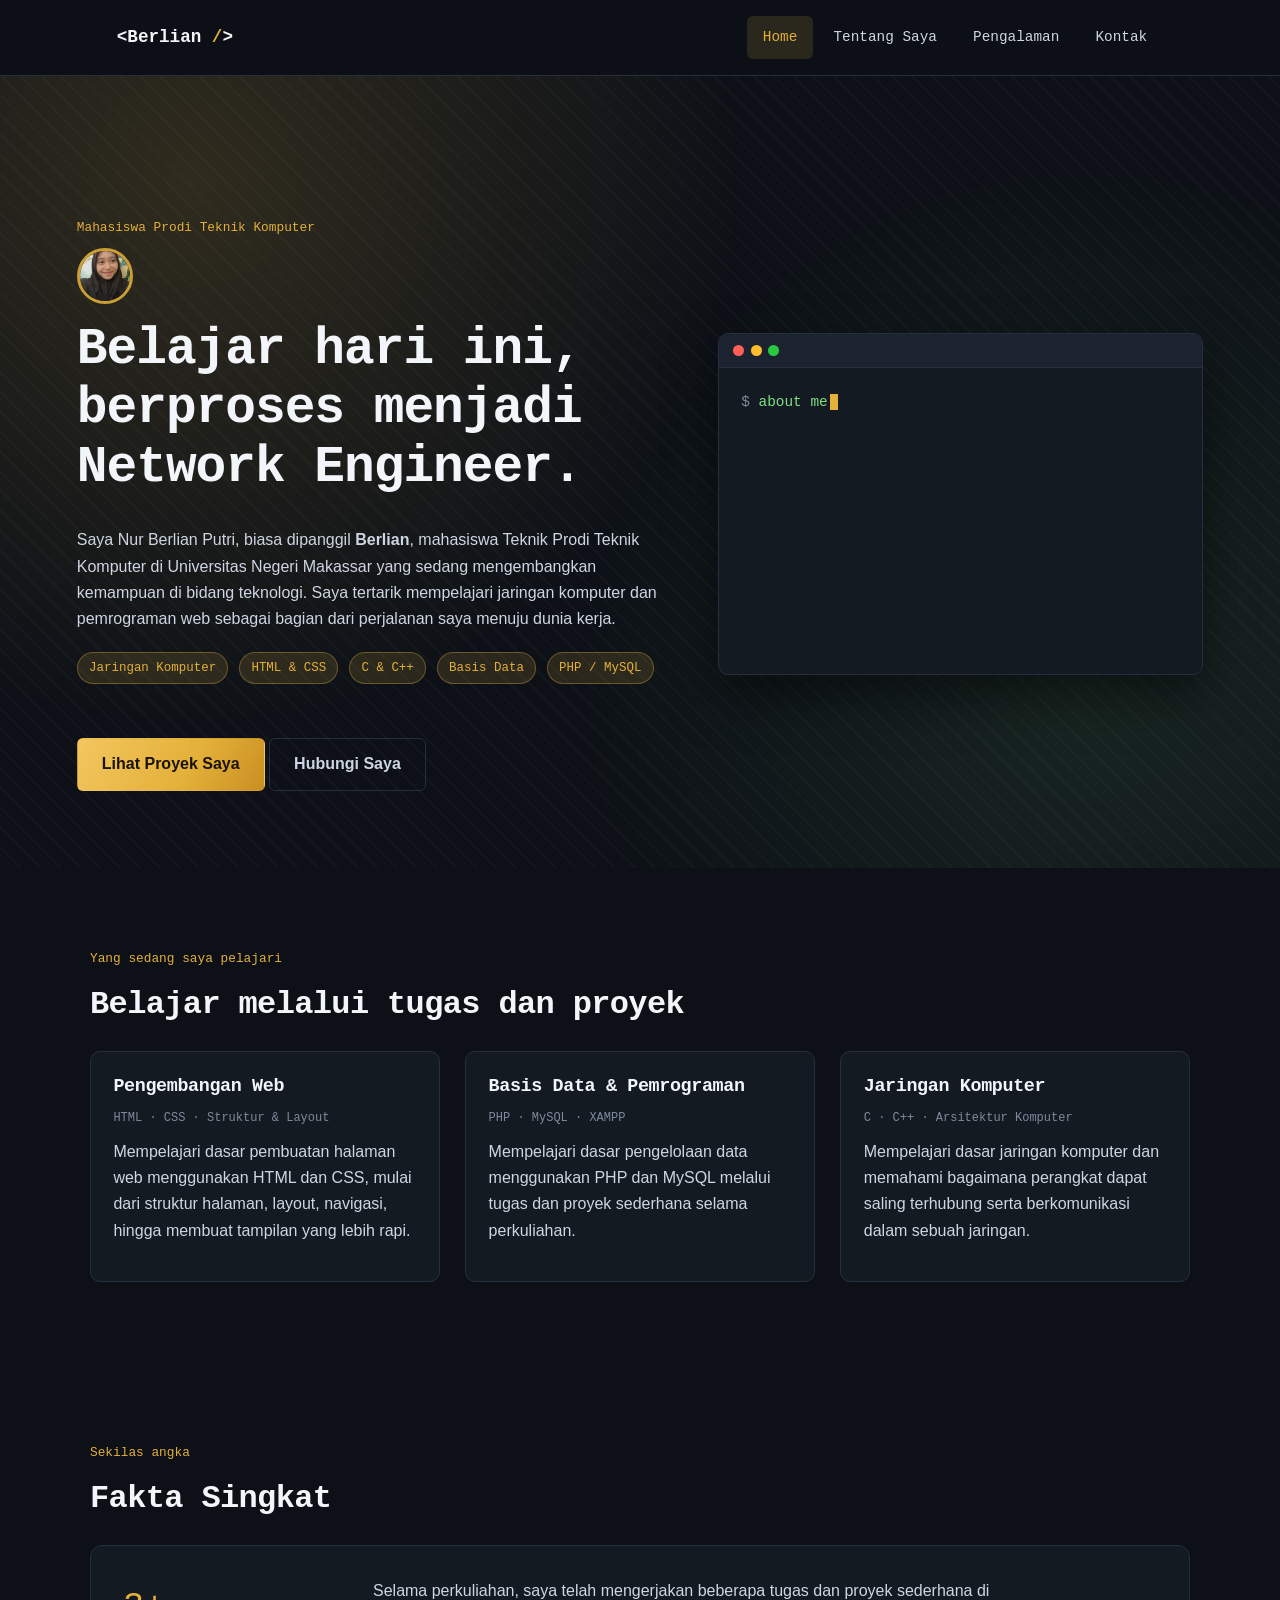
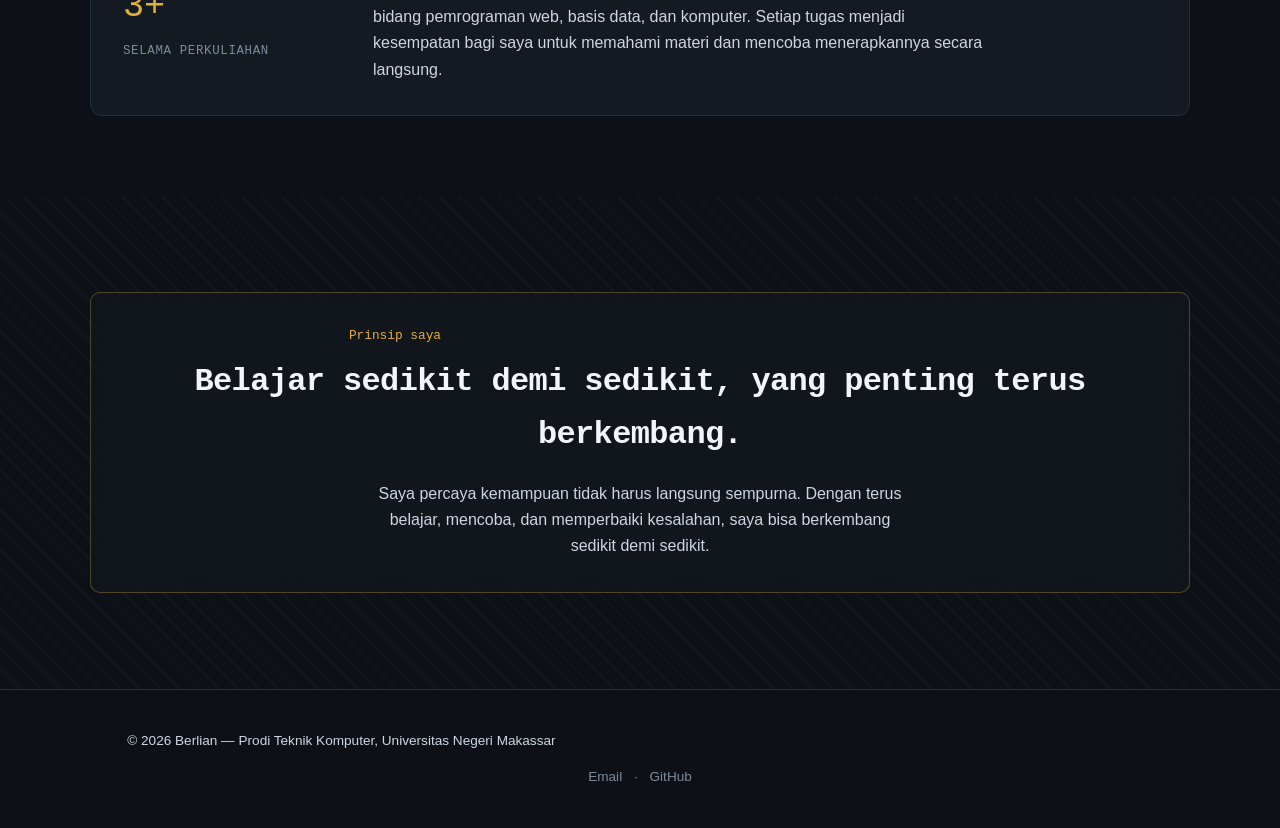
<file: index.html>
<!DOCTYPE html>
<html lang="id">
<head>
<meta charset="UTF-8">
<meta name="viewport" content="width=device-width, initial-scale=1.0">
<title>Berlian — Portofolio Teknik Komputer</title>
<link rel="stylesheet" href="style.css">
</head>
<body>

<header class="site-header">
  <nav class="navbar">
    <a href="index.html" class="brand">&lt;Berlian <span>/</span>&gt;</a>
    <button class="nav-toggle" id="navToggle">☰</button>
    <ul id="menu">
      <li class="active"><a href="index.html">Home</a></li>
      <li><a href="tentang.html">Tentang Saya</a></li>
      <li class="has-dropdown">
        <a href="pengalaman.html">Pengalaman</a>
        <ul class="dropdown">
          <li><a href="pengalaman.html#proyek">Proyek</a></li>
          <li><a href="pengalaman.html#sma">Semasa SMA</a></li>
        </ul>
      </li>
      <li><a href="kontak.html">Kontak</a></li>
    </ul>
  </nav>
</header>

<!-- ============ HERO — background-image berlapis (Modul 4) ============ -->
<section class="hero">
  <div class="hero-grid">
    <div>
      <p class="eyebrow">Mahasiswa Prodi Teknik Komputer</p>
      <img src="foto-profil.jpg" alt="Foto Berlian" class="avatar avatar-sm">
      <h1>Belajar hari ini, berproses menjadi Network Engineer.</h1>
      <p>
        Saya Nur Berlian Putri, biasa dipanggil <strong>Berlian</strong>, mahasiswa Teknik Prodi Teknik Komputer
        di Universitas Negeri Makassar yang sedang mengembangkan kemampuan di bidang teknologi. Saya tertarik
        mempelajari jaringan komputer dan pemrograman web sebagai bagian dari perjalanan saya menuju dunia kerja.
      </p>
      <div class="grid-tags">
        <span class="pill">Jaringan Komputer</span>
        <span class="pill">HTML &amp; CSS</span>
        <span class="pill">C &amp; C++</span>
        <span class="pill">Basis Data</span>
        <span class="pill">PHP / MySQL</span>
      </div>
      <div class="mt-lg">
        <a href="pengalaman.html" class="btn btn-primary">Lihat Proyek Saya</a>
        <a href="kontak.html" class="btn btn-ghost">Hubungi Saya</a>
      </div>
    </div>

    <div class="terminal">
      <div class="terminal-bar"><span></span><span></span><span></span></div>
      <div class="terminal-body">
        <div><span class="muted">$</span> about me</div>
        <div>berlian_tekom</div>
        <div>&nbsp;</div>
        <div><span class="k">const</span> mahasiswa = {</div>
        <div>&nbsp;&nbsp;nama: <span class="s">"Nur Berlian Putri (Berlian)"</span>,</div>
        <div>&nbsp;&nbsp;Nim: <span class="s">"250210500002"</span>,</div>
        <div>&nbsp;&nbsp;Prodi: <span class="s">"Teknik Komputer"</span>,</div>
        <div>&nbsp;&nbsp;Kampus: <span class="s">"Universitas Negeri Makassar"</span></div>
        <div>};</div>
        <div>&nbsp;</div>
        <div><span class="muted">$</span> <span class="cursor"></span></div>
      </div>
    </div>
  </div>
</section>

<!-- ============ RINGKASAN — grouping class selector (Modul 3) ============ -->
<section>
  <div class="section-inner">
    <p class="eyebrow">Yang sedang saya pelajari</p>
    <h2>Belajar melalui tugas dan proyek</h2>
    <div class="grid-3">
      <div class="kartu">
        <div class="kartu-body">
          <h3>Pengembangan Web</h3>
          <span class="periode">HTML · CSS · Struktur &amp; Layout</span>
          <p>Mempelajari dasar pembuatan halaman web menggunakan HTML dan CSS,
            mulai dari struktur halaman, layout, navigasi, hingga membuat tampilan yang lebih rapi.</p>
        </div>
      </div>
      <div class="kartu">
        <div class="kartu-body">
          <h3>Basis Data &amp; Pemrograman</h3>
          <span class="periode">PHP · MySQL · XAMPP</span>
          <p>Mempelajari dasar pengelolaan data menggunakan PHP dan MySQL melalui tugas dan proyek
            sederhana selama perkuliahan.</p>
        </div>
      </div>
      <div class="kartu">
        <div class="kartu-body">
          <h3>Jaringan Komputer</h3>
          <span class="periode">C · C++ · Arsitektur Komputer</span>
          <p>Mempelajari dasar jaringan komputer dan memahami bagaimana perangkat dapat saling
            terhubung serta berkomunikasi dalam sebuah jaringan.</p>
        </div>
      </div>
    </div>
  </div>
</section>

<!-- ============ FAKTA SINGKAT — layout klasik #leftcolumn/#rightcolumn dengan float (Modul 5) ============ -->
<section>
  <div class="section-inner">
    <p class="eyebrow">Sekilas angka</p>
    <h2>Fakta Singkat</h2>
    <div class="float-wrapper">
      <div id="leftcolumn">
        <span class="angka">3+</span>
        <span class="keterangan">Selama Perkuliahan</span>
      </div>
      <div id="rightcolumn">
        <p style="margin:0;">
          Selama perkuliahan, saya telah mengerjakan beberapa tugas dan proyek sederhana di bidang pemrograman web,
          basis data, dan komputer. Setiap tugas menjadi kesempatan bagi saya untuk memahami materi dan mencoba
          menerapkannya secara langsung.
        </p>
      </div>
    </div>
  </div>
</section>

<!-- ============ KOTAK TRANSPARAN di atas background (Modul 4 Tugas Mandiri) ============ -->
<section class="hero" style="min-height:auto; padding:6rem 6vw;">
  <div class="section-inner text-center">
    <div class="transparent-box">
      <p class="eyebrow" style="text-align:center;">Prinsip saya</p>
      <h2>Belajar sedikit demi sedikit, yang penting terus berkembang.</h2>
      <p style="margin:0 auto; max-width:60ch;">
        Saya percaya kemampuan tidak harus langsung sempurna. Dengan terus belajar,
        mencoba, dan memperbaiki kesalahan, saya bisa berkembang sedikit demi sedikit.
      </p>
    </div>
  </div>
</section>

<footer class="site-footer">
  <p>&copy; 2026 Berlian — Prodi Teknik Komputer, Universitas Negeri Makassar</p>
  <div class="sosial">
    <a href="kontak.html">Email</a> · <a href="kontak.html">GitHub</a>
  </div>
</footer>

<script>
  const navToggle = document.getElementById('navToggle');
  const menu = document.getElementById('menu');
  navToggle.addEventListener('click', () => menu.classList.toggle('open'));

  document.querySelectorAll('#menu .has-dropdown > a').forEach(link => {
    link.addEventListener('click', (e) => {
      if (window.innerWidth <= 840) {
        e.preventDefault();
        link.parentElement.classList.toggle('open');
      }
    });
  });
</script>

<script src="script.js"></script>

</body>
</html>
</file>
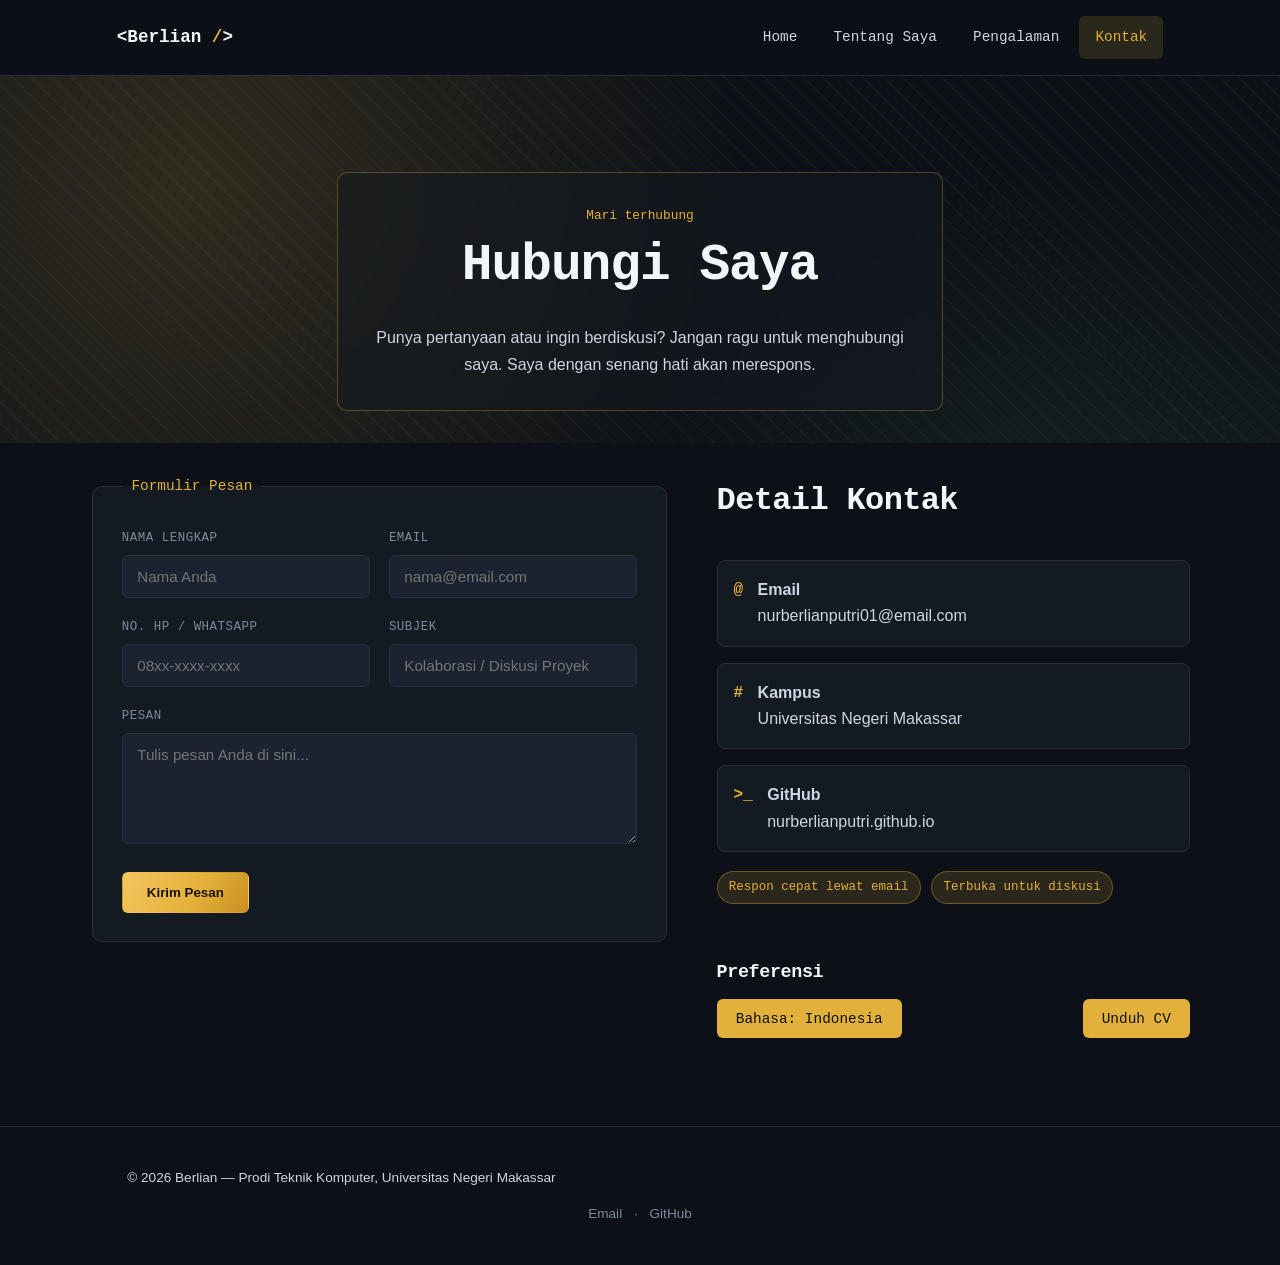
<file: kontak.html>
<!DOCTYPE html>
<html lang="id">
<head>
<meta charset="UTF-8">
<meta name="viewport" content="width=device-width, initial-scale=1.0">
<title>Kontak — Berlian</title>
<link rel="stylesheet" href="style.css">
</head>
<body>

<header class="site-header">
  <nav class="navbar">
    <a href="index.html" class="brand">&lt;Berlian <span>/</span>&gt;</a>
    <button class="nav-toggle" id="navToggle">☰</button>
    <ul id="menu">
      <li><a href="index.html">Home</a></li>
      <li><a href="tentang.html">Tentang Saya</a></li>
      <li class="has-dropdown">
        <a href="pengalaman.html">Pengalaman</a>
        <ul class="dropdown">
          <li><a href="pengalaman.html#proyek">Proyek</a></li>
          <li><a href="pengalaman.html#sma">Semasa SMA</a></li>
        </ul>
      </li>
      <li class="active"><a href="kontak.html">Kontak</a></li>
    </ul>
  </nav>
</header>

<!-- ============ HERO dengan background-image + kotak transparan (Modul 4) ============ -->
<section class="hero" style="min-height:auto; padding:6rem 6vw 2rem;">
  <div class="section-inner text-center" style="margin:0 auto;">
    <div class="transparent-box">
      <p class="eyebrow" style="text-align:center;">Mari terhubung</p>
      <h1>Hubungi Saya</h1>
      <p style="margin:0 auto; max-width:60ch;">
        Punya pertanyaan atau ingin berdiskusi? Jangan ragu untuk menghubungi saya.
        Saya dengan senang hati akan merespons.
      </p>
    </div>
  </div>
</section>

<section style="padding-top:2rem;">
  <div class="section-inner" style="display:grid; grid-template-columns:1.1fr .9fr; gap:3rem;">

    <!-- Form gaya KTP (Modul 3 - Tugas Mandiri "Form Pengisian KTP") -->
    <div class="form-wrap" style="margin:0;">
      <form>
        <fieldset>
          <legend>Formulir Pesan</legend>

          <div class="field-row">
            <div class="field">
              <label for="nama">Nama Lengkap</label>
              <input type="text" id="nama" name="nama" placeholder="Nama Anda" required>
            </div>
            <div class="field">
              <label for="email">Email</label>
              <input type="email" id="email" name="email" placeholder="nama@email.com" required>
            </div>
          </div>

          <div class="field-row">
            <div class="field">
              <label for="hp">No. HP / WhatsApp</label>
              <input type="tel" id="hp" name="hp" placeholder="08xx-xxxx-xxxx">
            </div>
            <div class="field">
              <label for="subjek">Subjek</label>
              <input type="text" id="subjek" name="subjek" placeholder="Kolaborasi / Diskusi Proyek">
            </div>
          </div>

          <div class="field">
            <label for="pesan">Pesan</label>
            <textarea id="pesan" name="pesan" rows="5" placeholder="Tulis pesan Anda di sini..."></textarea>
          </div>

          <button type="submit" class="btn btn-primary">Kirim Pesan</button>
        </fieldset>
      </form>
    </div>

    <!-- Info kontak — class selector digabung span/div (Modul 3) -->
    <div>
      <h2>Detail Kontak</h2>
      <div class="kontak-info">
        <div class="baris">
          <span class="ikon">@</span>
          <div>
            <strong>Email</strong>
            <p style="margin:0;">nurberlianputri01@email.com</p>
          </div>
        </div>
        <div class="baris">
          <span class="ikon">#</span>
          <div>
            <strong>Kampus</strong>
            <p style="margin:0;">Universitas Negeri Makassar</p>
          </div>
        </div>
        <div class="baris">
          <span class="ikon">&gt;_</span>
          <div>
            <strong>GitHub</strong>
            <p style="margin:0;">nurberlianputri.github.io</p>
          </div>
        </div>
      </div>

      <div class="grid-tags mt-lg">
        <span class="pill">Respon cepat lewat email</span>
        <span class="pill">Terbuka untuk diskusi</span>
      </div>

      <!-- Aligned Dropdown Content (Modul 6 - Tugas Mandiri): satu dropdown rata kiri, satu rata kanan -->
      <h3 class="mt-lg">Preferensi</h3>
      <div class="align-dropdown-row">
        <div class="align-dropdown kiri">
          <button class="dropbtn2">Bahasa: Indonesia</button>
          <div class="align-dropdown-content">
            <a href="#">Indonesia</a>
            <a href="#">English</a>
          </div>
        </div>
        <div class="align-dropdown kanan">
          <button class="dropbtn2">Unduh CV</button>
          <div class="align-dropdown-content">
            <a href="#">Format PDF</a>
            <a href="#">Format DOCX</a>
          </div>
        </div>
      </div>
    </div>

  </div>
</section>

<footer class="site-footer">
  <p>&copy; 2026 Berlian — Prodi Teknik Komputer, Universitas Negeri Makassar</p>
  <div class="sosial">
    <a href="kontak.html">Email</a> · <a href="kontak.html">GitHub</a>
  </div>
</footer>

<script>
  const navToggle = document.getElementById('navToggle');
  const menu = document.getElementById('menu');
  navToggle.addEventListener('click', () => menu.classList.toggle('open'));

  document.querySelectorAll('#menu .has-dropdown > a').forEach(link => {
    link.addEventListener('click', (e) => {
      if (window.innerWidth <= 840) {
        e.preventDefault();
        link.parentElement.classList.toggle('open');
      }
    });
  });

  document.querySelector('form').addEventListener('submit', function(e){
    e.preventDefault();
    alert('Terima kasih! Pesan Anda telah tercatat (form demo — hubungkan ke backend/PHP untuk pengiriman sungguhan).');
    this.reset();
  });
</script>

<script src="script.js"></script>

</body>
</html>
</file>
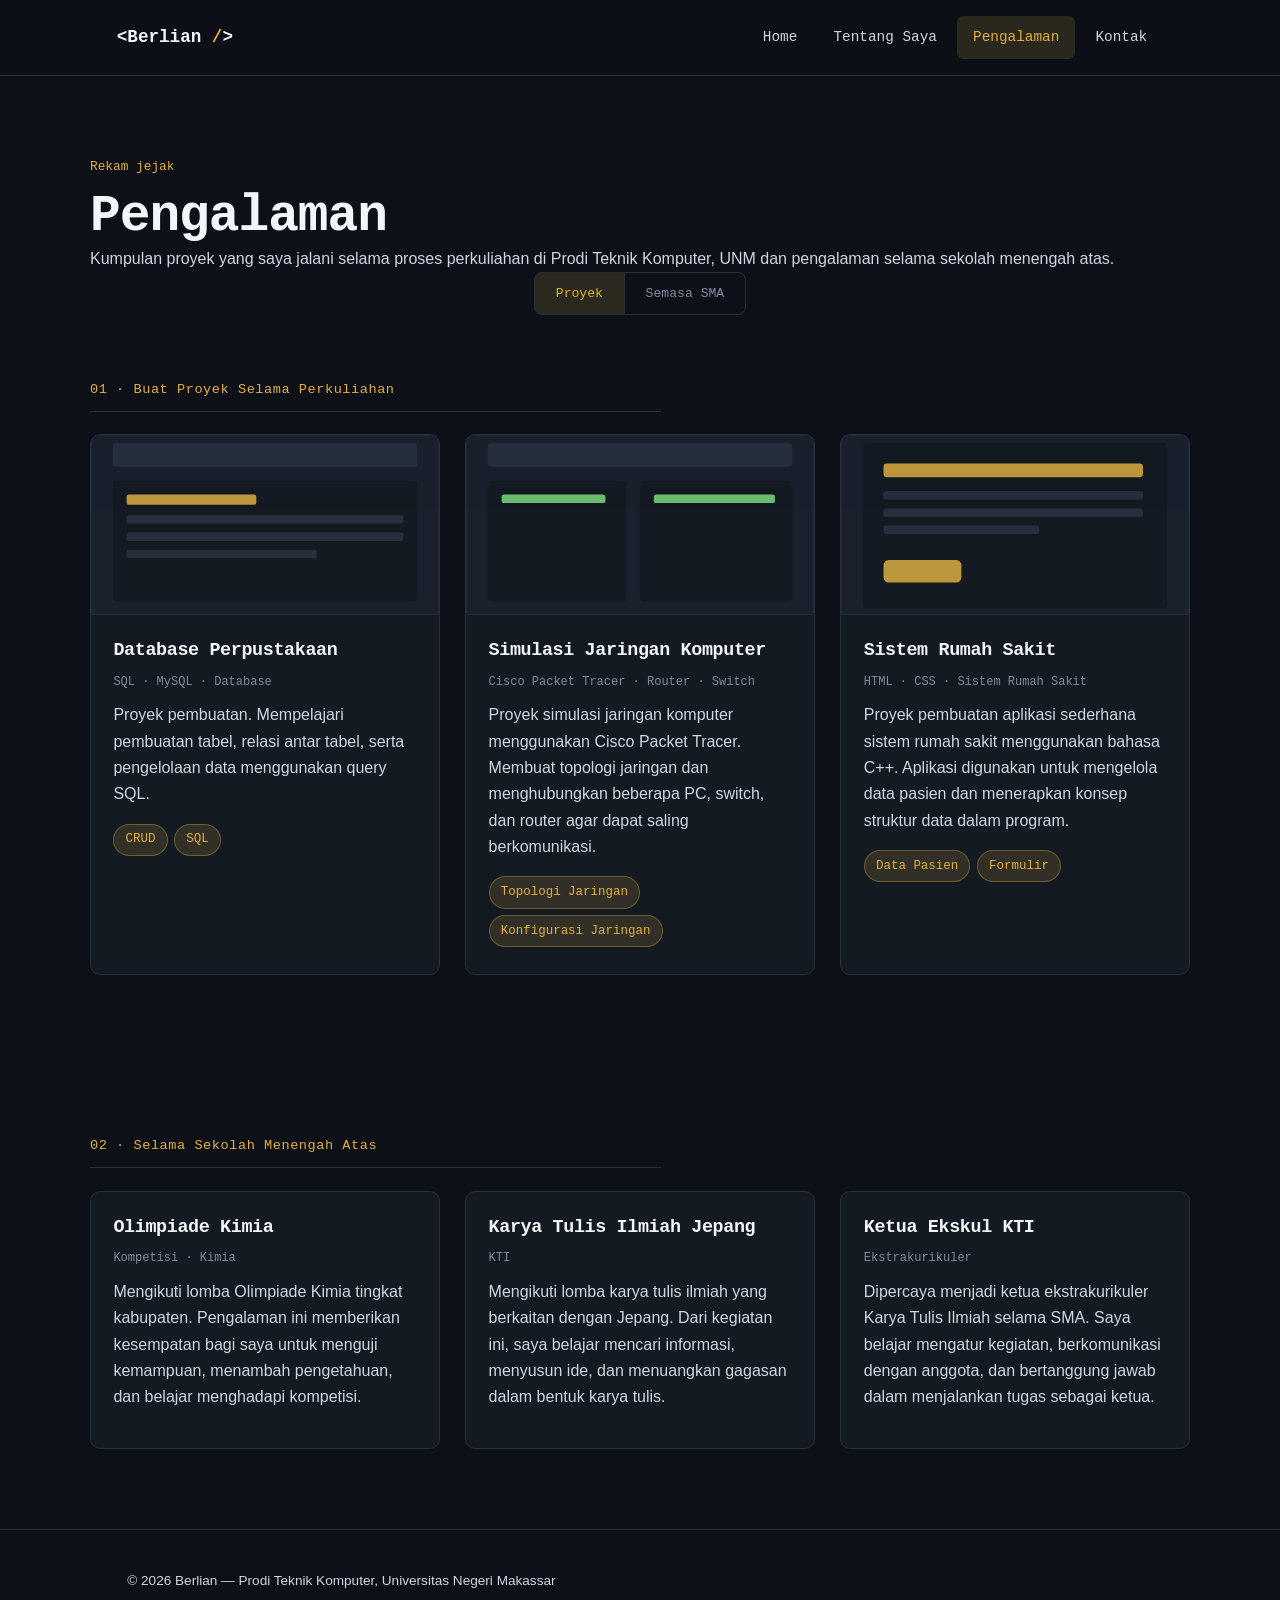
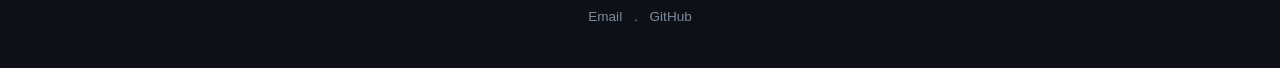
<file: pengalaman.html>
<!DOCTYPE html>
<html lang="id">
<head>
<meta charset="UTF-8">
<meta name="viewport" content="width=device-width, initial-scale=1.0">
<title>Pengalaman — Berlian</title>
<link rel="stylesheet" href="style.css">
</head>
<body>

<header class="site-header">
  <nav class="navbar">
    <a href="index.html" class="brand">&lt;Berlian <span>/</span>&gt;</a>
    <button class="nav-toggle" id="navToggle">☰</button>
    <ul id="menu">
      <li><a href="index.html">Home</a></li>
      <li><a href="tentang.html">Tentang Saya</a></li>
      <li class="has-dropdown active">
        <a href="pengalaman.html">Pengalaman</a>
        <ul class="dropdown">
          <li><a href="pengalaman.html#proyek">Proyek</a></li>
          <li><a href="pengalaman.html#sma">Semasa SMA</a></li>
        </ul>
      </li>
      <li><a href="kontak.html">Kontak</a></li>
    </ul>
  </nav>
</header>

<section style="padding-bottom:1rem;">
  <p class="eyebrow section-inner">Rekam jejak</p>
  <h1 class="section-inner">Pengalaman</h1>
  <p class="section-inner">
    Kumpulan proyek yang saya jalani selama proses perkuliahan
    di Prodi Teknik Komputer, UNM dan pengalaman selama sekolah
    menengah atas.
  </p>

  <ul class="subnav">
    <li><a href="#proyek" class="aktif">Proyek</a></li>
    <li><a href="#sma">Semasa SMA</a></li>
  </ul>
</section>

<!-- ============ LAYOUT 3 KOLOM (Modul 5 — sidebar-kiri/tengah/kanan) ============ -->
<section id="proyek" style="padding-top:0;">
  <div class="section-inner">
    <p class="kolom-judul">01 · Buat Proyek Selama Perkuliahan</p>
    <div class="grid-3">

      <div class="kartu">
        <img class="thumb"
            src="data:image/svg+xml,%3Csvg xmlns='http://www.w3.org/2000/svg' width='400' height='240'%3E%3Crect width='400' height='240' fill='%231b2330'/%3E%3Crect x='24' y='24' width='352' height='28' rx='4' fill='%232a3444'/%3E%3Crect x='24' y='68' width='352' height='140' rx='4' fill='%23141a22'/%3E%3Crect x='40' y='84' width='150' height='12' rx='3' fill='%23e3b341'/%3E%3Crect x='40' y='108' width='320' height='10' rx='3' fill='%232a3444'/%3E%3Crect x='40' y='128' width='320' height='10' rx='3' fill='%232a3444'/%3E%3Crect x='40' y='148' width='220' height='10' rx='3' fill='%232a3444'/%3E%3C/svg%3E"
            alt="Ilustrasi aplikasi Perpustakaan">
        <div class="kartu-body">
          <h3>Database Perpustakaan</h3>
          <span class="periode">SQL · MySQL · Database</span>
          <p>Proyek pembuatan. Mempelajari pembuatan tabel, relasi antar tabel, serta pengelolaan data menggunakan query SQL.</p>
          <span class="pill">CRUD</span><span class="pill">SQL</span>
        </div>
      </div>

      <div class="kartu">
        <img class="thumb"
            src="data:image/svg+xml,%3Csvg xmlns='http://www.w3.org/2000/svg' width='400' height='240'%3E%3Crect width='400' height='240' fill='%231b2330'/%3E%3Crect x='24' y='24' width='352' height='28' rx='4' fill='%232a3444'/%3E%3Crect x='24' y='68' width='160' height='140' rx='4' fill='%23141a22'/%3E%3Crect x='200' y='68' width='176' height='140' rx='4' fill='%23141a22'/%3E%3Crect x='40' y='84' width='120' height='10' rx='3' fill='%237ee081'/%3E%3Crect x='216' y='84' width='140' height='10' rx='3' fill='%237ee081'/%3E%3C/svg%3E"
            alt="Ilustrasi modul MahasiswaApp dan BukuApp">
        <div class="kartu-body">
          <h3>Simulasi Jaringan Komputer</h3>
          <span class="periode">Cisco Packet Tracer · Router · Switch</span>
          <p>Proyek simulasi jaringan komputer menggunakan Cisco Packet Tracer. Membuat topologi jaringan dan menghubungkan beberapa PC, switch, dan router agar dapat saling berkomunikasi.</p>
          <span class="pill">Topologi Jaringan</span><span class="pill">Konfigurasi Jaringan</span>
        </div>
      </div>

      <div class="kartu">
        <img class="thumb"
            src="data:image/svg+xml,%3Csvg xmlns='http://www.w3.org/2000/svg' width='400' height='240'%3E%3Crect width='400' height='240' fill='%231b2330'/%3E%3Crect x='24' y='24' width='352' height='192' rx='4' fill='%23141a22'/%3E%3Crect x='48' y='48' width='300' height='16' rx='4' fill='%23e3b341'/%3E%3Crect x='48' y='80' width='300' height='10' rx='3' fill='%232a3444'/%3E%3Crect x='48' y='100' width='300' height='10' rx='3' fill='%232a3444'/%3E%3Crect x='48' y='120' width='180' height='10' rx='3' fill='%232a3444'/%3E%3Crect x='48' y='160' width='90' height='26' rx='6' fill='%23e3b341'/%3E%3C/svg%3E"
            alt="Ilustrasi latihan Pemrograman Web">
        <div class="kartu-body">
          <h3>Sistem Rumah Sakit</h3>
          <span class="periode">HTML · CSS · Sistem Rumah Sakit</span>
          <p>Proyek pembuatan aplikasi sederhana sistem rumah sakit menggunakan bahasa C++. Aplikasi digunakan untuk mengelola data pasien dan menerapkan konsep struktur data dalam program.</p>
          <span class="pill">Data Pasien</span><span class="pill">Formulir</span>
        </div>
      </div>

    </div>
  </div>
</section>

<section id="sma">
  <div class="section-inner">
    <p class="kolom-judul">02 · Selama Sekolah Menengah Atas</p>
    <div class="grid-3">
      <div class="kartu">
        <div class="kartu-body">
          <h3>Olimpiade Kimia</h3>
          <span class="periode">Kompetisi · Kimia</span>
          <p>Mengikuti lomba Olimpiade Kimia tingkat kabupaten. Pengalaman ini memberikan kesempatan bagi saya untuk
            menguji kemampuan, menambah pengetahuan, dan belajar menghadapi kompetisi.</p>
        </div>
      </div>
      <div class="kartu">
        <div class="kartu-body">
          <h3>Karya Tulis Ilmiah Jepang</h3>
          <span class="periode">KTI</span>
          <p>Mengikuti lomba karya tulis ilmiah yang berkaitan dengan Jepang. Dari kegiatan ini, saya belajar
            mencari informasi, menyusun ide, dan menuangkan gagasan dalam bentuk karya tulis.</p>
        </div>
      </div>
      <div class="kartu">
        <div class="kartu-body">
          <h3>Ketua Ekskul KTI</h3>
          <span class="periode">Ekstrakurikuler</span>
          <p>Dipercaya menjadi ketua ekstrakurikuler Karya Tulis Ilmiah selama SMA. Saya belajar mengatur
            kegiatan, berkomunikasi dengan anggota, dan bertanggung jawab dalam menjalankan tugas sebagai ketua.</p>
        </div>
      </div>
    </div>
  </div>
</section>

<footer class="site-footer">
  <p>&copy; 2026 Berlian — Prodi Teknik Komputer, Universitas Negeri Makassar</p>
  <div class="sosial">
    <a href="kontak.html">Email</a> . <a href="kontak.html">GitHub</a>
  </div>
</footer>

<script>
  const navToggle = document.getElementById('navToggle');
  const menu = document.getElementById('menu');
  navToggle.addEventListener('click', () => menu.classList.toggle('open'));

  document.querySelectorAll('#menu .has-dropdown > a').forEach(link => {
    link.addEventListener('click', (e) => {
      if (window.innerWidth <= 840) {
        e.preventDefault();
        link.parentElement.classList.toggle('open');
      }
    });
  });

  // Sub-nav aktif mengikuti scroll sederhana
  const subLinks = document.querySelectorAll('.subnav a');
  subLinks.forEach(l => l.addEventListener('click', () => {
    subLinks.forEach(x => x.classList.remove('aktif'));
    l.classList.add('aktif');
  }));
</script>

<script src="script.js"></script>

</body>
</html>
</file>
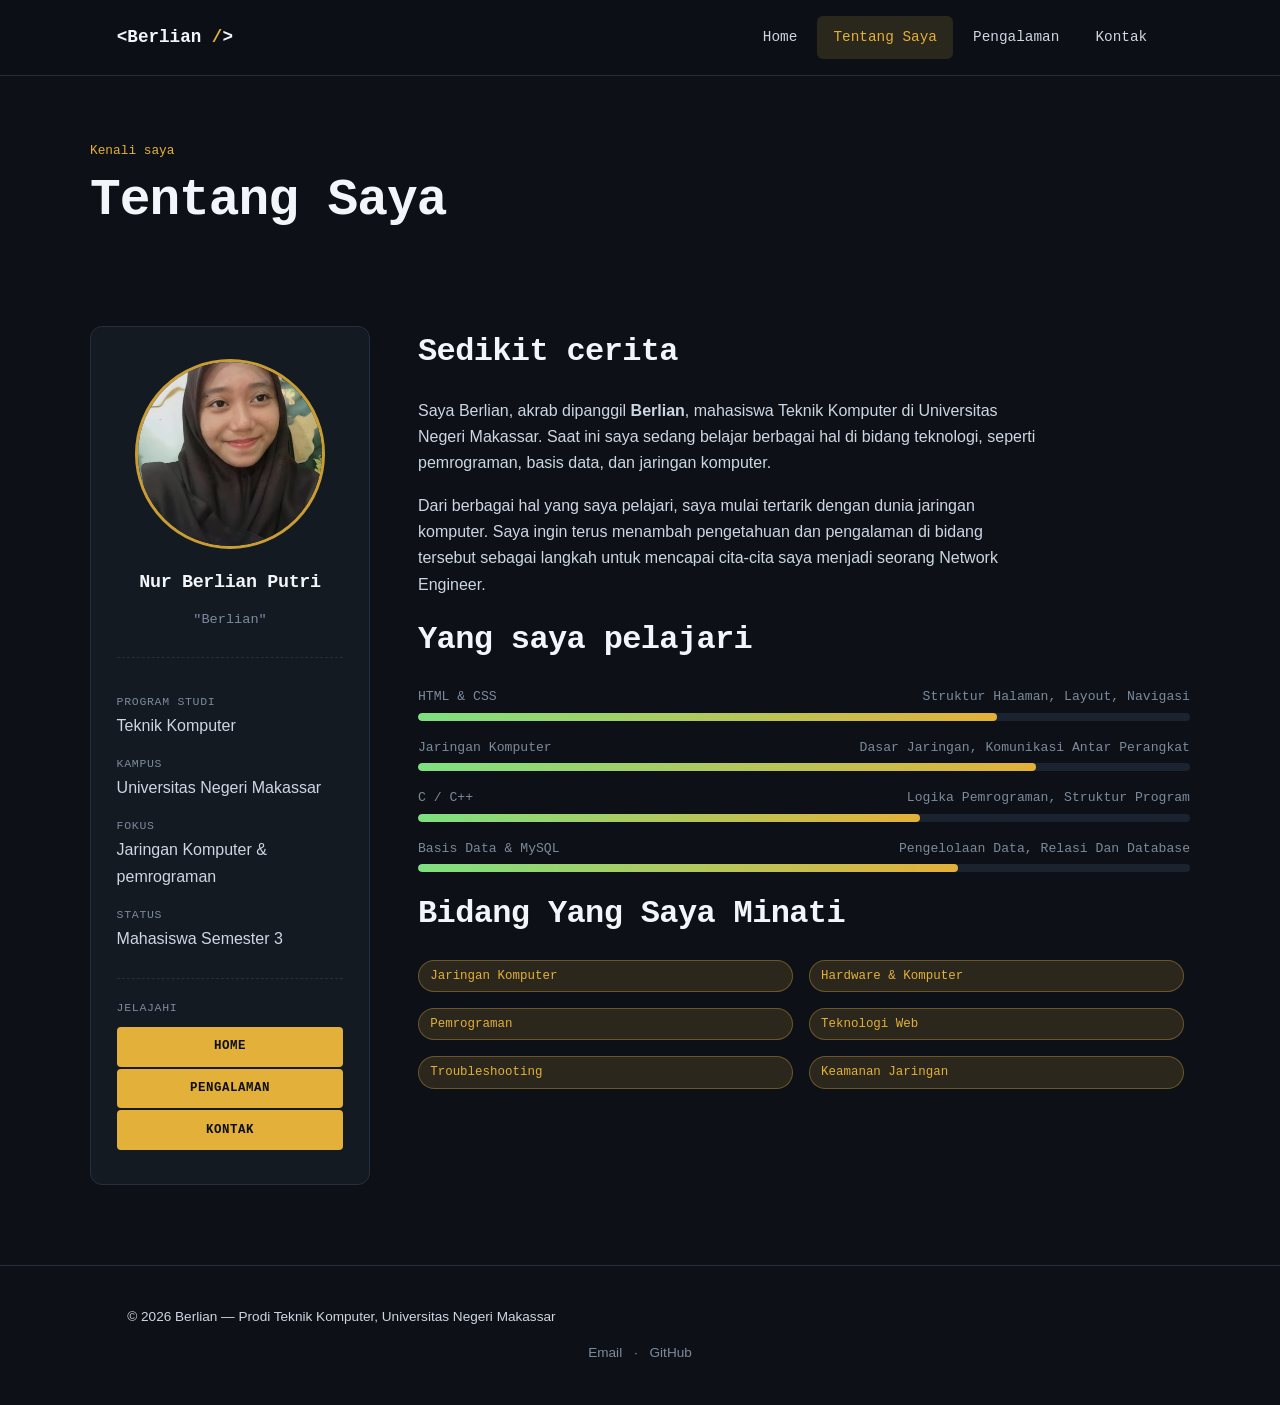
<file: tentang.html>
<!DOCTYPE html>
<html lang="id">
<head>
<meta charset="UTF-8">
<meta name="viewport" content="width=device-width, initial-scale=1.0">
<title>Tentang Saya — Berlian</title>
<link rel="stylesheet" href="style.css">
</head>
<body>

<header class="site-header">
  <nav class="navbar">
    <a href="index.html" class="brand">&lt;Berlian <span>/</span>&gt;</a>
    <button class="nav-toggle" id="navToggle">☰</button>
    <ul id="menu">
      <li><a href="index.html">Home</a></li>
      <li class="active"><a href="tentang.html">Tentang Saya</a></li>
      <li class="has-dropdown">
        <a href="pengalaman.html">Pengalaman</a>
        <ul class="dropdown">
          <li><a href="pengalaman.html#proyek">Proyek</a></li>
          <li><a href="pengalaman.html#sma">Semasa SMA</a></li>
        </ul>
      </li>
      <li><a href="kontak.html">Kontak</a></li>
    </ul>
  </nav>
</header>

<section style="padding-top:4rem;">
  <p class="eyebrow section-inner">Kenali saya</p>
  <h1 class="section-inner">Tentang Saya</h1>
</section>

<!-- ============ LAYOUT 2 KOLOM (Modul 5 — #leftcolumn / #rightcolumn) ============ -->
<section style="padding-top:1rem;">
  <div id="profil-wrapper">

    <aside id="sidebar-kiri">
      <!-- IMG dengan border, width/height, opacity:hover (Modul 4) -->
      <img class="avatar"
           src="foto-profil.jpg"
           alt="Foto Berlian" style="margin:0 auto;">
      <h3 style="margin-top:1.2rem;">Nur Berlian Putri</h3>
      <p style="font-family:var(--mono); font-size:.85rem; color:var(--muted); margin:0;">"Berlian"</p>

      <dl class="fakta">
        <dt>Program Studi</dt>
        <dd>Teknik Komputer</dd>
        <dt>Kampus</dt>
        <dd>Universitas Negeri Makassar</dd>
        <dt>Fokus</dt>
        <dd>Jaringan Komputer &amp; pemrograman</dd>
        <dt>Status</dt>
        <dd>Mahasiswa Semester 3</dd>
      </dl>

      <!-- Navigasi vertikal (Modul 5.b) -->
      <div class="fakta" style="border-top:1px dashed var(--line); padding-top:1.2rem;">
        <dt style="margin-top:0;">Jelajahi</dt>
        <ul class="vnav" style="margin-top:.6rem;">
          <li><a href="index.html">Home</a></li>
          <li><a href="pengalaman.html">Pengalaman</a></li>
          <li><a href="kontak.html">Kontak</a></li>
        </ul>
      </div>
    </aside>

    <div id="konten-kanan">
      <h2>Sedikit cerita</h2>
      <p>
        Saya Berlian, akrab dipanggil <strong>Berlian</strong>, mahasiswa Teknik
        Komputer di Universitas Negeri Makassar. Saat ini saya sedang belajar berbagai
        hal di bidang teknologi, seperti pemrograman, basis data, dan jaringan komputer.
      </p>
      <p>
        Dari berbagai hal yang saya pelajari, saya mulai tertarik dengan dunia jaringan komputer.
        Saya ingin terus menambah pengetahuan dan pengalaman di bidang tersebut sebagai langkah untuk
        mencapai cita-cita saya menjadi seorang Network Engineer.
      </p>

      <h2 class="mt-lg">Yang saya pelajari</h2>
      <div class="skill-row">
        <div class="skill-label"><span>HTML &amp; CSS</span><span>Struktur Halaman, Layout, Navigasi</span></div>
        <div class="skill-bar"><span style="width:75%"></span></div>
      </div>
      <div class="skill-row">
        <div class="skill-label"><span>Jaringan Komputer</span><span>Dasar Jaringan, Komunikasi Antar Perangkat</span></div>
        <div class="skill-bar"><span style="width:80%"></span></div>
      </div>
      <div class="skill-row">
        <div class="skill-label"><span>C / C++</span><span>Logika Pemrograman, Struktur Program</span></div>
        <div class="skill-bar"><span style="width:65%"></span></div>
      </div>
      <div class="skill-row">
        <div class="skill-label"><span>Basis Data &amp; MySQL</span><span>Pengelolaan Data, Relasi Dan Database</span></div>
        <div class="skill-bar"><span style="width:70%"></span></div>
      </div>

      <h2 class="mt-lg">Bidang Yang Saya Minati</h2>
      <ul style="display:grid; grid-template-columns:1fr 1fr; gap:.6rem; list-style:none;">
        <li class="pill" style="display:block; text-align:left;">Jaringan Komputer</li>
        <li class="pill" style="display:block; text-align:left;">Hardware &amp; Komputer</li>
        <li class="pill" style="display:block; text-align:left;">Pemrograman</li>
        <li class="pill" style="display:block; text-align:left;">Teknologi Web</li>
        <li class="pill" style="display:block; text-align:left;">Troubleshooting</li>
        <li class="pill" style="display:block; text-align:left;">Keamanan Jaringan</li>
      </ul>
    </div>
  </div>
</section>

<footer class="site-footer">
  <p>&copy; 2026 Berlian — Prodi Teknik Komputer, Universitas Negeri Makassar</p>
  <div class="sosial">
    <a href="kontak.html">Email</a> · <a href="kontak.html">GitHub</a>
  </div>
</footer>

<script>
  const navToggle = document.getElementById('navToggle');
  const menu = document.getElementById('menu');
  navToggle.addEventListener('click', () => menu.classList.toggle('open'));

  document.querySelectorAll('#menu .has-dropdown > a').forEach(link => {
    link.addEventListener('click', (e) => {
      if (window.innerWidth <= 840) {
        e.preventDefault();
        link.parentElement.classList.toggle('open');
      }
    });
  });
</script>

<script src="script.js"></script>

</body>
</html>
</file>
<file: style.css>
/* =============================================================
   STYLE.CSS — Portofolio Berlian
   File CSS eksternal (Modul 3 - E.2 "Style dalam file eksternal")
   dirujuk oleh semua halaman lewat <link rel="stylesheet">
   ============================================================= */

/* ---------- Design tokens ---------- */
:root{
  --bg:        #0d1117;
  --surface:   #141a22;
  --surface-2: #1b2330;
  --line:      #262f3d;
  --text:      #cdd6e2;
  --muted:     #7d8a9c;
  --accent:    #e3b039;   /* amber - warna "cursor" kode  */
  --accent-2:  #7ee081;   /* hijau terminal, dipakai tipis */
  --accent-soft: rgba(227,179,65,.14);
  --mono: "JetBrains Mono", "Fira Code", Consolas, monospace;
  --sans: "Inter", "Segoe UI", Arial, sans-serif;
}

/* ---------- Selector HTML dasar (Modul 3.b) ---------- */
*{ box-sizing:border-box; }

html{ scroll-behavior:smooth; }

body{
  margin:0;
  background:var(--bg);
  color:var(--text);
  font-family:var(--sans);
  line-height:1.65;
  font-size:16px;
}

h1,h2,h3,h4{
  font-family:var(--mono);
  font-weight:600;
  letter-spacing:-0.02em;
  color:#f2f5f9;
  margin:0 0 .6em;
}
h1{ font-size:clamp(2.1rem,4vw,3.2rem); line-height:1.15; }
h2{ font-size:clamp(1.5rem,3vw,2rem); }
h3{ font-size:1.15rem; }

p{ margin:0 0 1em; color:var(--text); max-width:70ch; }

a{ color:var(--accent); text-decoration:none; }
a:hover{ text-decoration:underline; }

img{ max-width:100%; display:block; }

ul{ margin:0; padding:0; list-style:none; }

section{ padding:5rem 6vw; }
.section-inner{ max-width:1100px; margin:0 auto; }

.eyebrow{
  font-family:var(--mono);
  font-size:.8rem;
  color:var(--accent);
  margin-bottom:.6rem;
}

/* ---------- Selector Class (Modul 3.b) — pengelompokkan selector ---------- */
.btn,
.kartu,
.pill{
  font-family:var(--sans);
}

.btn{
  display:inline-block;
  padding:.75rem 1.5rem;
  border-radius:6px;
  font-weight:600;
  border:1px solid transparent;
  cursor:pointer;
  transition:transform .15s ease, background .2s ease, border-color .2s ease;
}
.btn-primary{
  background:linear-gradient(120deg,#f3c65f,var(--accent) 60%,#c98f22);
  color:#1a1305;
}
.btn-primary:hover{ transform:translateY(-2px); text-decoration:none; }
.btn-ghost{
  background:transparent;
  border-color:var(--line);
  color:var(--text);
}
.btn-ghost:hover{ border-color:var(--accent); color:var(--accent); text-decoration:none; }

.pill{
  display:inline-block;
  font-family:var(--mono);
  font-size:.78rem;
  padding:.3rem .7rem;
  border-radius:999px;
  background:var(--accent-soft);
  color:var(--accent);
  border:1px solid rgba(227,179,65,.35);
  margin:0 .4rem .4rem 0;
}

/* =============================================================
   NAVIGASI  (Modul 5 & Modul 6 — navbar horizontal + dropdown)
   ============================================================= */
.site-header{
  position:sticky; top:0; z-index:50;
  background:rgba(13,17,23,.85);
  backdrop-filter:blur(10px);
  border-bottom:1px solid var(--line);
}

.navbar{
  max-width:1200px; margin:0 auto;
  display:flex; align-items:center; justify-content:space-between;
  padding:1rem 6vw;
  position:relative;
}

.brand{
  font-family:var(--mono);
  font-weight:700;
  font-size:1.1rem;
  color:#f2f5f9;
}
.brand span{ color:var(--accent); }

.nav-toggle{
  display:none;
  background:none; border:1px solid var(--line); color:var(--text);
  font-size:1.2rem; padding:.4rem .7rem; border-radius:6px; cursor:pointer;
}

/* #menu — Selector ID (Modul 3.b) dipakai untuk komponen navigasi tunggal */
#menu{
  display:flex;
  align-items:center;
  gap:.25rem;
}

#menu li{ position:relative; }

#menu > li > a{
  display:block;
  padding:.6rem 1rem;
  font-family:var(--mono);
  font-size:.9rem;
  color:var(--text);
  border-radius:6px;
  transition:color .2s ease, background .2s ease;
}
#menu > li > a:hover,
#menu > li.active > a{
  color:var(--accent);
  background:var(--accent-soft);
  text-decoration:none;
}

/* Dropdown ala Modul 6: gradient + border-radius + transisi opacity */
.dropdown{
  position:absolute;
  top:calc(100% + .5rem);
  left:0;
  min-width:220px;
  background:linear-gradient(160deg,var(--surface-2),var(--surface));
  border:1px solid var(--line);
  border-radius:10px;
  padding:.5rem;
  opacity:0;
  visibility:hidden;
  transform:translateY(-6px);
  transition:opacity .2s ease, transform .2s ease, visibility .2s;
  box-shadow:0 12px 30px rgba(0,0,0,.45);
}
.has-dropdown:hover .dropdown,
.has-dropdown:focus-within .dropdown{
  opacity:1; visibility:visible; transform:translateY(0);
}
.dropdown li a{
  display:block;
  padding:.55rem .8rem;
  border-radius:6px;
  font-family:var(--sans);
  font-size:.9rem;
  color:var(--text);
}
.dropdown li a:hover{
  background:var(--accent-soft);
  color:var(--accent);
  text-decoration:none;
}

@media (max-width:840px){
  .nav-toggle{ display:inline-block; }
  #menu{
    position:absolute; top:100%; left:0; right:0;
    flex-direction:column; align-items:stretch;
    background:var(--surface);
    border-bottom:1px solid var(--line);
    padding:.5rem;
    display:none;
  }
  #menu.open{ display:flex; }
  .dropdown{ position:static; opacity:1; visibility:visible; transform:none; display:none; box-shadow:none; margin-top:.3rem;}
  .has-dropdown.open .dropdown{ display:block; }
}

/* =============================================================
   HERO / BACKGROUND IMAGE  (Modul 4 — background-image, repeat,
   position, attachment; kotak transparan di atas background)
   ============================================================= */
.hero{
  min-height:88vh;
  display:flex; align-items:center;
  padding:8rem 6vw 4rem;
  background-color:var(--bg);
  background-image:
    radial-gradient(circle at 15% 20%, rgba(227,179,65,.16), transparent 42%),
    radial-gradient(circle at 85% 75%, rgba(126,224,129,.10), transparent 40%),
    repeating-linear-gradient(45deg, rgba(255,255,255,.025) 0 2px, transparent 2px 14px);
  background-repeat:no-repeat, no-repeat, repeat;
  background-attachment:fixed, fixed, scroll;
  background-position:center, center, center;
}

.hero-grid{
  max-width:1200px; margin:0 auto;
  display:grid;
  grid-template-columns:1.1fr .9fr;
  gap:3rem;
  align-items:center;
}
@media (max-width:900px){ .hero-grid{ grid-template-columns:1fr; } }

/* Terminal mockup */
.terminal{
  background:var(--surface);
  border:1px solid var(--line);
  border-radius:10px;
  overflow:hidden;
  box-shadow:0 20px 50px rgba(0,0,0,.5);
}
.terminal-bar{
  display:flex; gap:.4rem;
  padding:.7rem .9rem;
  background:var(--surface-2);
  border-bottom:1px solid var(--line);
}
.terminal-bar span{
  width:11px; height:11px; border-radius:50%;
  display:inline-block;
  background:#4a5568;
}
.terminal-bar span:nth-child(1){ background:#ff5f57; }
.terminal-bar span:nth-child(2){ background:#febc2e; }
.terminal-bar span:nth-child(3){ background:#28c840; }
.terminal-body{
  font-family:var(--mono);
  font-size:.9rem;
  padding:1.4rem;
  color:var(--accent-2);
}
.terminal-body .muted{ color:var(--muted); }
.terminal-body .k{ color:#82aaff; }
.terminal-body .s{ color:var(--accent); }
.cursor{
  display:inline-block; width:8px; height:1.1em;
  background:var(--accent); margin-left:2px;
  animation:blink 1s steps(1) infinite;
  vertical-align:text-bottom;
}
@keyframes blink{ 50%{ opacity:0; } }

/* Kotak transparan (Modul 4 - Tugas Mandiri no.2) */
.transparent-box{
  background:rgba(20,26,34,.55);
  backdrop-filter:blur(6px);
  border:1px solid rgba(227,179,65,.3);
  border-radius:10px;
  padding:2rem 2.2rem;
}

/* =============================================================
   GAMBAR / IMG  (Modul 4 — border, width, height, opacity:hover)
   ============================================================= */
.avatar{
  width:190px;
  height:190px;
  border-radius:50%;
  border:3px solid var(--accent);
  object-fit:cover;
  opacity:.88;
  transition:opacity .3s ease, transform .3s ease;
}
.avatar:hover{
  opacity:1;
  transform:scale(1.03);
}

.avatar-sm{
  width:56px;
  height:56px;
  margin-bottom:1rem;
}

.thumb{
  width:100%;
  height:180px;
  object-fit:cover;
  border:1px solid var(--line);
  border-radius:8px 8px 0 0;
  opacity:.82;
  transition:opacity .3s ease, filter .3s ease;
}
.kartu:hover .thumb{
  opacity:1;
}

/* =============================================================
   LAYOUT — 2 KOLOM (Modul 5 — #leftcolumn / #rightcolumn)
   ============================================================= */
#profil-wrapper{
  display:grid;
  grid-template-columns:280px 1fr;
  gap:3rem;
  max-width:1100px;
  margin:0 auto;
}
@media (max-width:780px){ #profil-wrapper{ grid-template-columns:1fr; } }

#sidebar-kiri{
  background:var(--surface);
  border:1px solid var(--line);
  border-radius:12px;
  padding:2rem 1.6rem;
  text-align:center;
  height:fit-content;
  position:sticky;
  top:6.5rem;
}
#sidebar-kiri .fakta{
  text-align:left;
  margin-top:1.6rem;
  border-top:1px dashed var(--line);
  padding-top:1.2rem;
}
#sidebar-kiri .fakta dt{
  font-family:var(--mono);
  font-size:.72rem;
  text-transform:uppercase;
  letter-spacing:.06em;
  color:var(--muted);
  margin-top:.9rem;
}
#sidebar-kiri .fakta dd{ margin:.15rem 0 0; color:var(--text); }

#konten-kanan h2{ margin-top:0; }
#konten-kanan .skill-row{ margin-bottom:1rem; }
.skill-label{
  display:flex; justify-content:space-between;
  font-family:var(--mono); font-size:.82rem; color:var(--muted); margin-bottom:.3rem;
}
.skill-bar{
  height:8px; border-radius:99px; background:var(--surface-2); overflow:hidden;
}
.skill-bar > span{
  display:block; height:100%;
  background:linear-gradient(90deg,var(--accent-2),var(--accent));
  border-radius:99px;
}

/* =============================================================
   LAYOUT — 3 KOLOM (Modul 5 — sidebar-kiri/tengah/kanan versi grid)
   ============================================================= */
.grid-3{
  display:grid;
  grid-template-columns:repeat(3,1fr);
  gap:1.6rem;
}
@media (max-width:900px){ .grid-3{ grid-template-columns:1fr; } }

.kartu{
  background:var(--surface);
  border:1px solid var(--line);
  border-radius:10px;
  overflow:hidden;
  transition:transform .2s ease, border-color .2s ease;
}
.kartu:hover{ transform:translateY(-4px); border-color:var(--accent); }
.kartu-body{ padding:1.3rem 1.4rem; }
.kartu-body h3{ margin-bottom:.4rem; }
.kartu-body .periode{
  font-family:var(--mono); font-size:.75rem; color:var(--muted); display:block; margin-bottom:.6rem;
}

.kolom-judul{
  font-family:var(--mono);
  color:var(--accent);
  font-size:.85rem;
  letter-spacing:.04em;
  border-bottom:1px solid var(--line);
  padding-bottom:.6rem;
  margin-bottom:1.4rem;
}

/* ---------- Navigasi horizontal sekunder (Modul 5.c) ---------- */
.subnav{
  display:flex; list-style:none; overflow:hidden;
  border:1px solid var(--line); border-radius:8px; width:fit-content; margin:0 auto 3rem;
}
.subnav li a{
  display:block; padding:.6rem 1.3rem;
  font-family:var(--mono); font-size:.82rem; color:var(--muted);
}
.subnav li:not(:last-child) a{ border-right:1px solid var(--line); }
.subnav li a:hover, .subnav li a.aktif{
  background:var(--accent-soft); color:var(--accent); text-decoration:none;
}

/* =============================================================
   LAYOUT KLASIK DENGAN FLOAT  (Modul 5 — teknik #leftcolumn /
   #rightcolumn asli menggunakan float, berdampingan dengan versi
   Grid yang dipakai di bagian lain situs)
   ============================================================= */
.float-wrapper{
  background:var(--surface);
  border:1px solid var(--line);
  border-radius:12px;
  padding:2rem;
  overflow:hidden; /* clearfix sederhana pengganti elemen clear:both */
}
#leftcolumn{
  float:left;
  width:220px;
}
#rightcolumn{
  margin-left:250px;
}
#leftcolumn .angka{
  font-family:var(--mono);
  font-size:2.2rem;
  color:var(--accent);
  display:block;
}
#leftcolumn .keterangan{
  font-family:var(--mono);
  font-size:.78rem;
  color:var(--muted);
  text-transform:uppercase;
  letter-spacing:.05em;
}
@media (max-width:640px){
  #leftcolumn{ float:none; width:auto; margin-bottom:1.5rem; }
  #rightcolumn{ margin-left:0; }
}

/* =============================================================
   NAVIGASI VERTIKAL  (Modul 5.b — display:block, uppercase,
   width tetap, warna solid + hover)
   ============================================================= */
.vnav{
  list-style-type:none;
  margin:0;
  padding:0;
}
.vnav a:link,
.vnav a:visited{
  display:block;
  font-weight:bold;
  color:#0d1117;
  background-color:var(--accent);
  width:100%;
  text-align:center;
  padding:.6rem 0;
  margin-bottom:2px;
  text-decoration:none;
  text-transform:uppercase;
  font-family:var(--mono);
  font-size:.78rem;
  letter-spacing:.04em;
  border-radius:4px;
}
.vnav a:hover,
.vnav a:active{
  background-color:var(--accent-2);
}

/* =============================================================
   DROPDOWN SEJAJAR KIRI/KANAN  (Modul 6 - Tugas "Aligned
   Dropdown Content", float:left / float:right)
   ============================================================= */
.align-dropdown-row{
  overflow:hidden; /* clearfix agar wrapper ikut tinggi elemen float di dalamnya */
  padding-bottom:.5rem;
}
.align-dropdown{
  position:relative;
}
.align-dropdown.kiri{ float:left; }
.align-dropdown.kanan{ float:right; }
.dropbtn2{
  background-color:var(--accent);
  color:#0d1117;
  padding:.7rem 1.2rem;
  font-size:.9rem;
  font-family:var(--mono);
  border:none;
  border-radius:6px;
  cursor:pointer;
}
.align-dropdown:hover .dropbtn2{
  background-color:var(--accent-2);
}
.align-dropdown-content{
  display:none;
  position:absolute;
  top:100%;
  margin-top:.4rem;
  background-color:var(--surface-2);
  border:1px solid var(--line);
  min-width:170px;
  border-radius:8px;
  box-shadow:0 8px 20px rgba(0,0,0,.4);
  z-index:10;
  overflow:hidden;
}
.align-dropdown.kiri .align-dropdown-content{ left:0; }
.align-dropdown.kanan .align-dropdown-content{ right:0; }
.align-dropdown-content a{
  color:var(--text);
  padding:.65rem 1rem;
  text-decoration:none;
  display:block;
  font-size:.88rem;
}
.align-dropdown-content a:hover{ background-color:var(--accent-soft); color:var(--accent); }
.align-dropdown:hover .align-dropdown-content{ display:block; }

/* =============================================================
   FORM  (Modul 3 - Tugas Mandiri "Form Pengisian" gaya KTP)
   ============================================================= */
.form-wrap{
  max-width:640px; margin:0 auto;
}
fieldset{
  border:1px solid var(--line);
  border-radius:10px;
  padding:1.8rem;
  background:var(--surface);
}
legend{
  font-family:var(--mono);
  color:var(--accent);
  padding:0 .6rem;
  font-size:.9rem;
}
.field{ margin-bottom:1.2rem; }
.field label{
  display:block; font-family:var(--mono); font-size:.78rem;
  color:var(--muted); margin-bottom:.4rem; text-transform:uppercase; letter-spacing:.04em;
}
.field input,
.field textarea{
  width:100%;
  padding:.75rem .9rem;
  background:var(--surface-2);
  border:1px solid var(--line);
  border-radius:6px;
  color:var(--text);
  font-family:var(--sans);
  font-size:.95rem;
}
.field input:focus,
.field textarea:focus{
  outline:none; border-color:var(--accent);
}
.field-row{ display:grid; grid-template-columns:1fr 1fr; gap:1.2rem; }
@media (max-width:600px){ .field-row{ grid-template-columns:1fr; } }

/* ---------- Info kontak (Selector class digabung dgn span/div, Modul 3) ---------- */
.kontak-info{ display:grid; gap:1rem; margin-top:2rem; }
.kontak-info .baris{
  display:flex; gap:.9rem; align-items:flex-start;
  padding:1rem; border:1px solid var(--line); border-radius:8px; background:var(--surface);
}
.kontak-info .ikon{
  font-family:var(--mono); color:var(--accent); font-weight:700;
}

/* =============================================================
   FOOTER
   ============================================================= */
.site-footer{
  border-top:1px solid var(--line);
  padding:2.5rem 6vw;
  text-align:center;
  color:var(--muted);
  font-size:.85rem;
  /* Properti singkat background (Modul 4): color, image, repeat, attachment, position */
  background: var(--bg) radial-gradient(circle at 50% 0%, rgba(227,179,65,.08), transparent 60%) no-repeat fixed center top;
}
.site-footer .sosial{ margin-top:.8rem; }
.site-footer .sosial a{ margin:0 .5rem; color:var(--muted); }
.site-footer .sosial a:hover{ color:var(--accent); }

/* ---------- Utility ---------- */
.text-center{ text-align:center; }
.mt-lg{ margin-top:3rem; }
.grid-tags{ margin-top:1.2rem; }


/* =============================================================
   TAMBAHAN UNTUK JAVASCRIPT (script.js)
   Bagian ini hanya mengatur tampilan efek-efek dari script.js.
   ============================================================= */

/* ---------- 1. Terminal mengetik ---------- */
/* Saat sedang mengetik, kursor tidak berkedip (seperti terminal asli) */
.terminal-body.mengetik .cursor{ animation:none; }

/* ---------- 2. Skill bar terisi pelan-pelan ---------- */
.skill-bar > span{
  transition:width 1.1s cubic-bezier(.22,1,.36,1);
}

/* ---------- 3. Kartu muncul saat di-scroll ---------- */
/* .reveal = keadaan awal (tersembunyi & agak turun)
   .tampil = keadaan akhir (terlihat jelas) — ditambahkan oleh JavaScript */
.reveal{
  opacity:0;
  transform:translateY(24px);
  transition:opacity .6s ease, transform .6s ease, border-color .2s ease;
}
.reveal.tampil{
  opacity:1;
  transform:none;
}

/* Hormati pengguna yang mematikan animasi di perangkatnya */
@media (prefers-reduced-motion: reduce){
  .reveal{ opacity:1; transform:none; transition:none; }
  .skill-bar > span{ transition:none; }
}
</file>
